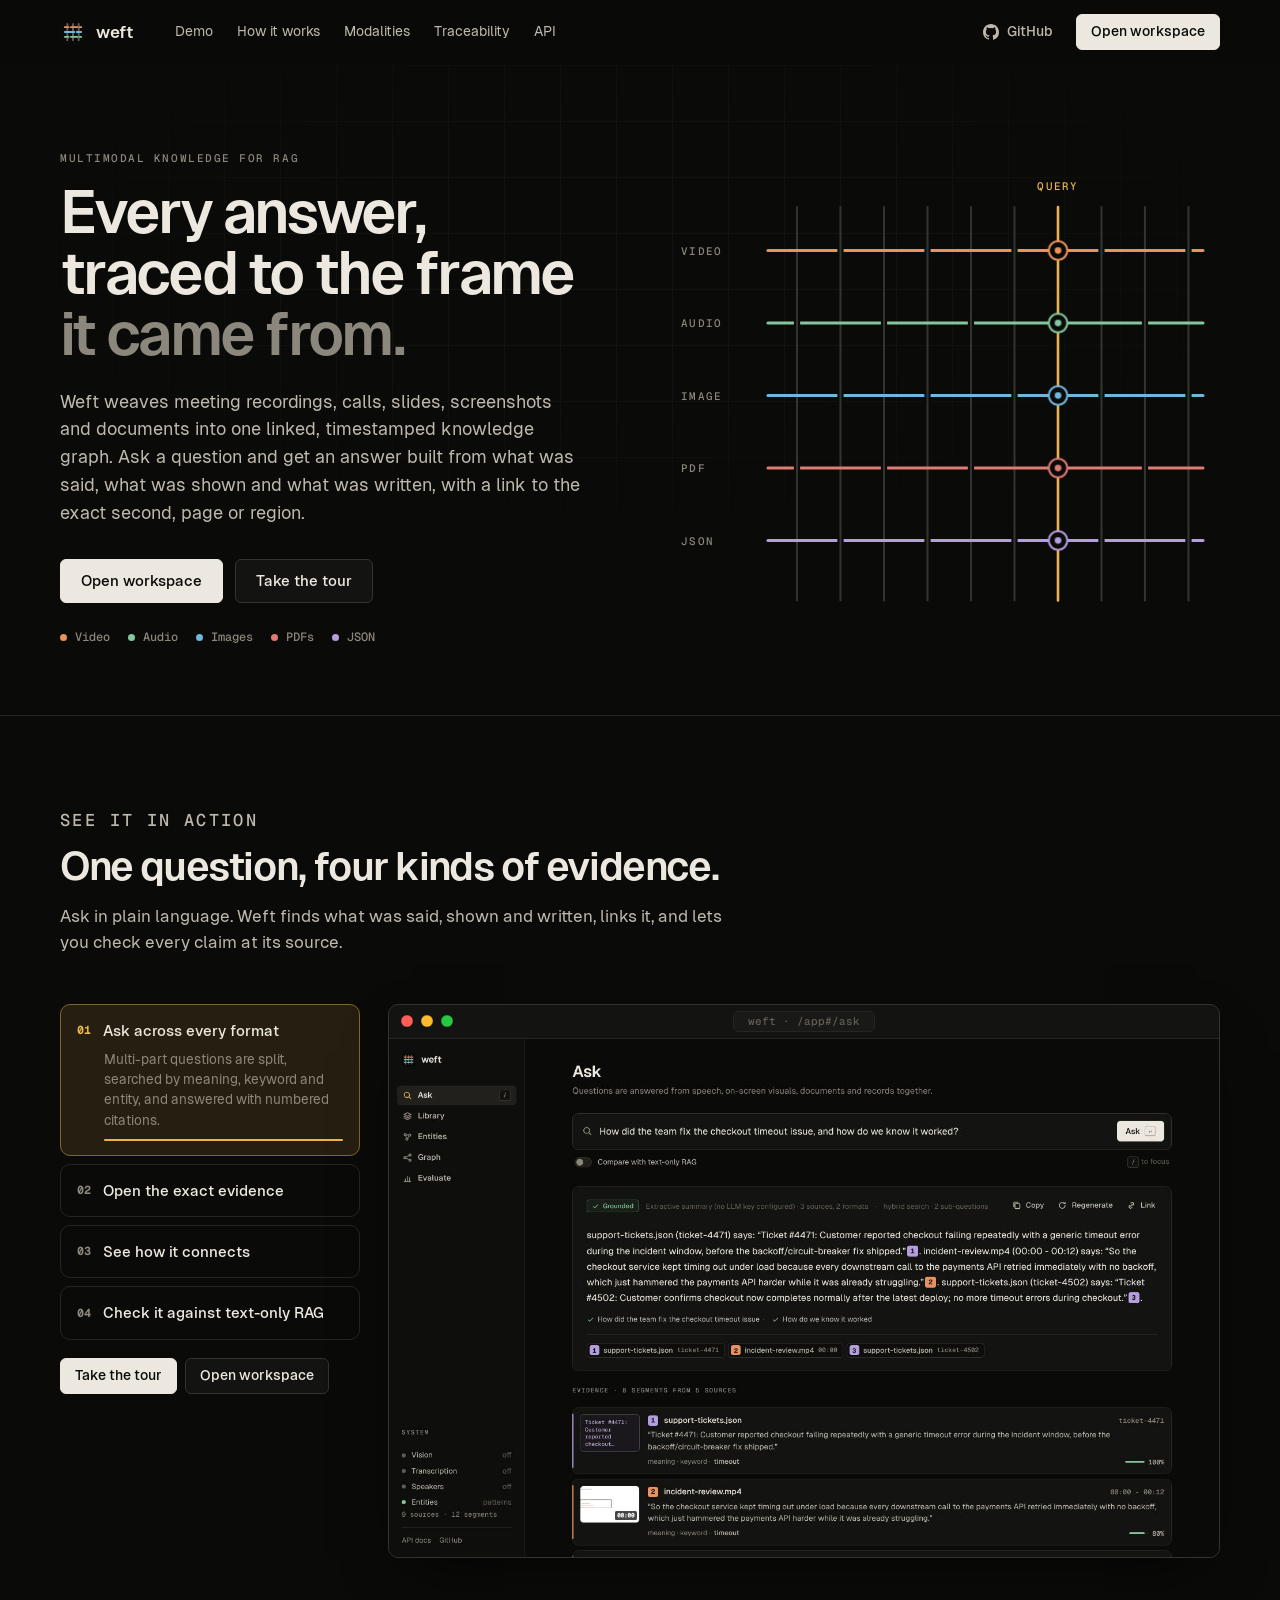
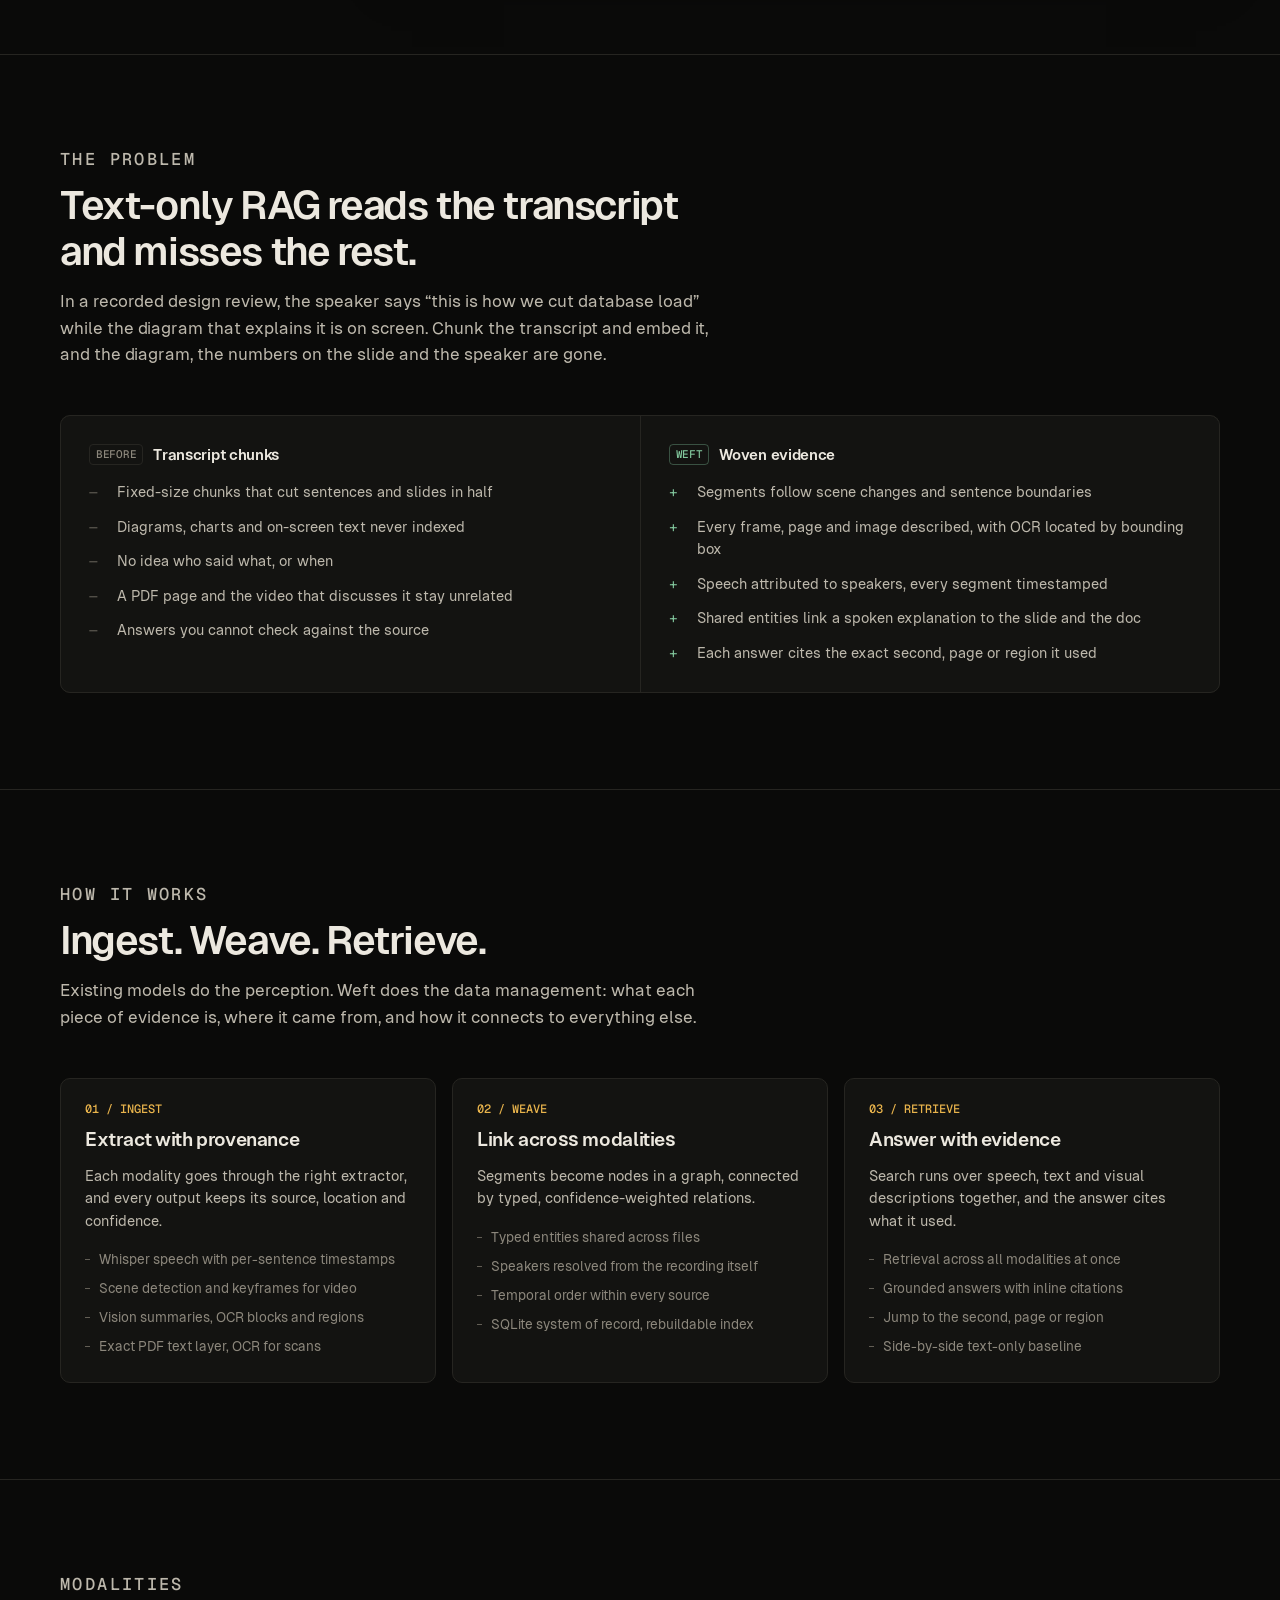
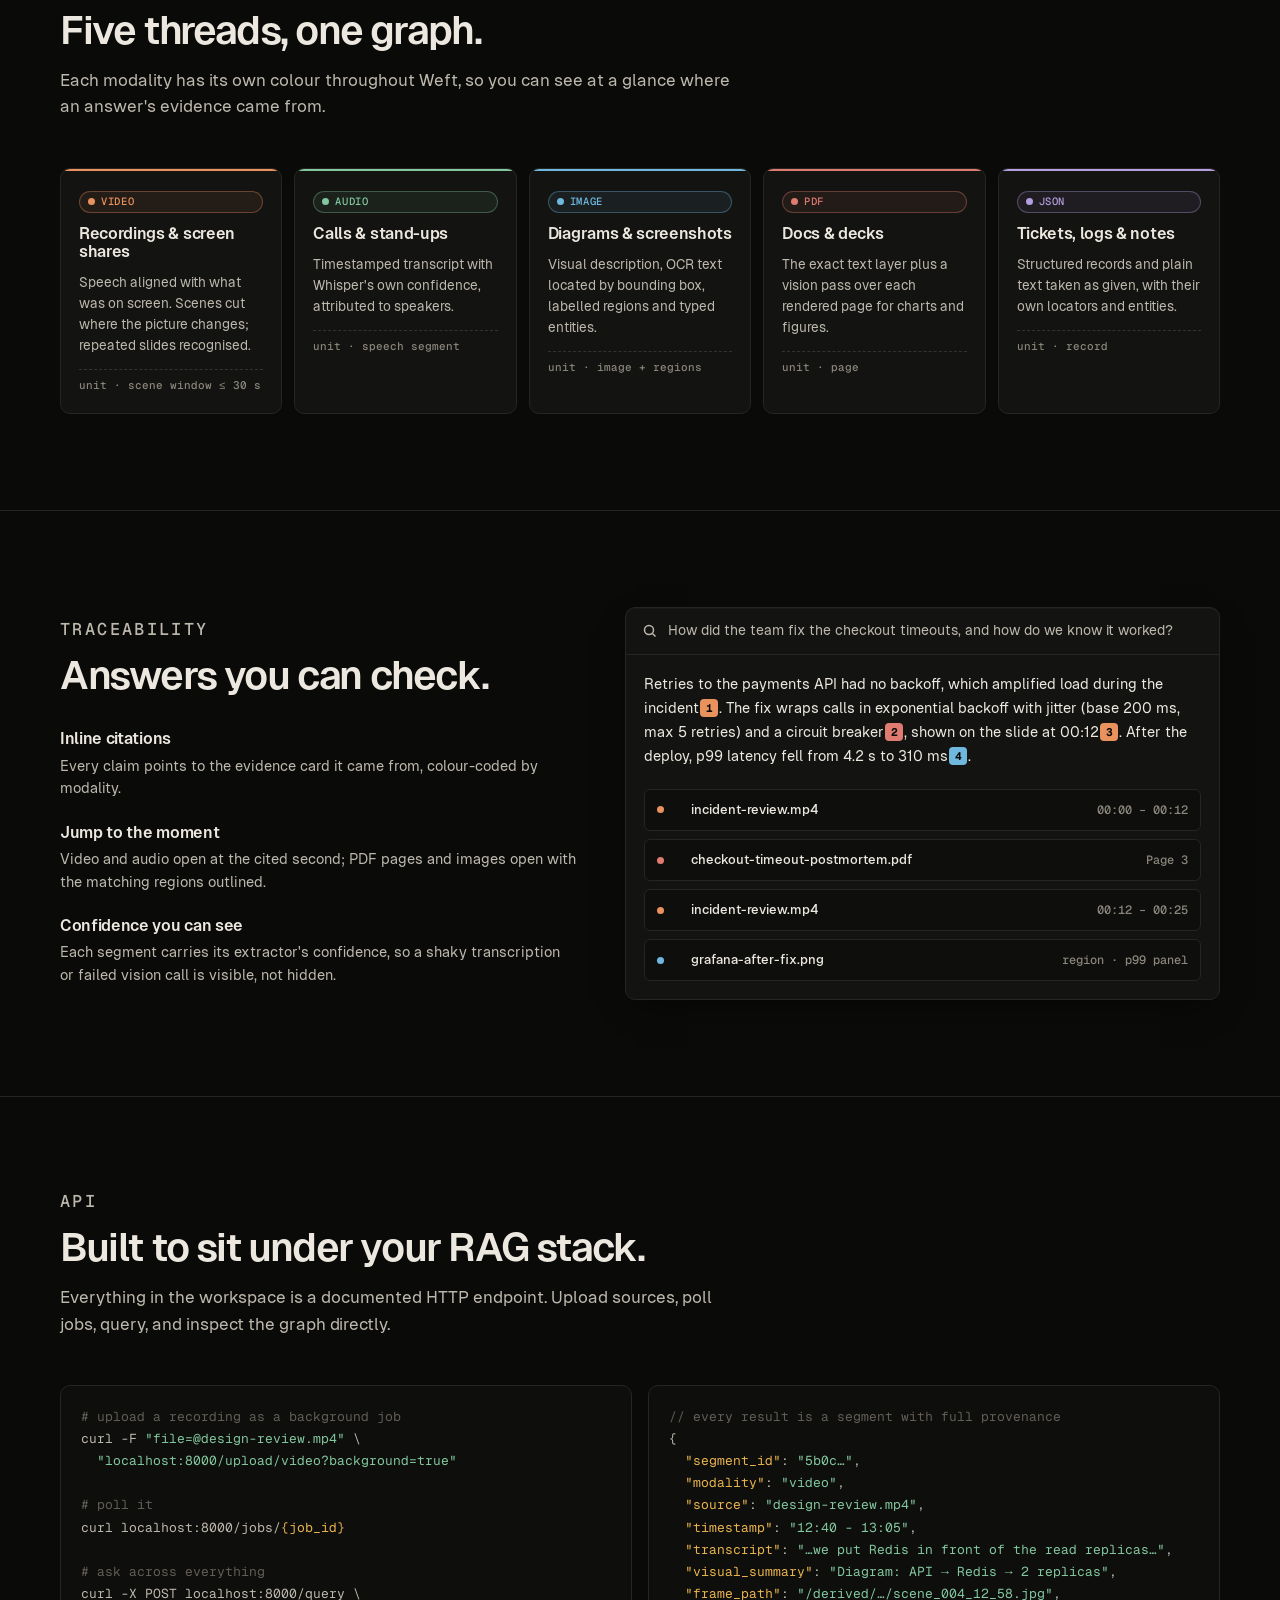
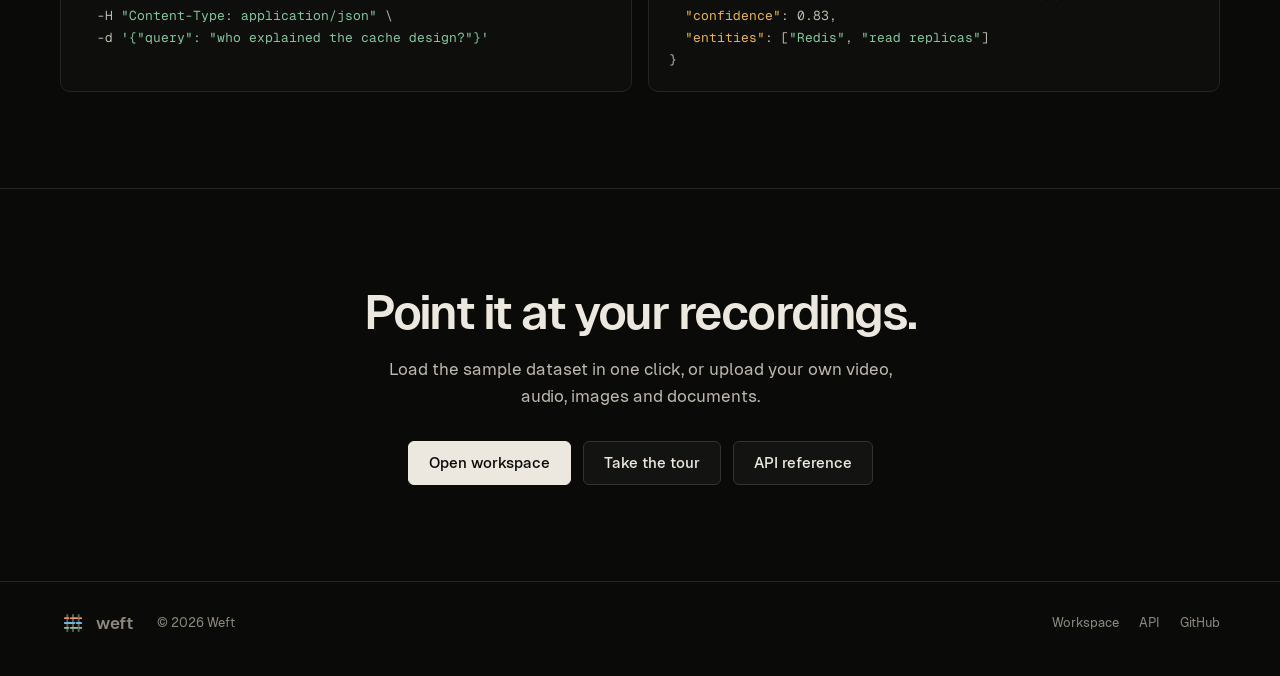
<file: static/index.html>
<!doctype html>
<html lang="en">
<head>
  <meta charset="utf-8" />
  <meta name="viewport" content="width=device-width, initial-scale=1" />
  <title>Weft · Multimodal knowledge for RAG, traced to the source</title>
  <meta name="description" content="Weft turns video, audio, images, PDFs and JSON into one linked, timestamped knowledge graph, so every answer traces back to the exact frame, page or second it came from." />
  <meta name="theme-color" content="#0a0a09" />
  <meta property="og:title" content="Weft · Every answer, traced to the frame it came from" />
  <meta property="og:description" content="Multimodal ingestion and retrieval for RAG: speech, slides, screenshots and documents woven into one graph." />
  <meta property="og:type" content="website" />
  <link rel="icon" href="/static/img/weft-mark.svg" type="image/svg+xml" />
  <link rel="preload" href="/static/fonts/geist-400.woff2" as="font" type="font/woff2" crossorigin />
  <link rel="stylesheet" href="/static/css/weft.css" />
  <link rel="stylesheet" href="/static/css/landing.css" />
</head>
<body>
  <header class="site-nav">
    <div class="wrap">
      <a class="brand" href="/" aria-label="Weft home"><img src="/static/img/weft-mark.svg" alt="" />weft</a>
      <nav aria-label="Primary">
        <a href="#demo">Demo</a>
        <a href="#how">How it works</a>
        <a href="#modalities">Modalities</a>
        <a href="#trace">Traceability</a>
        <a href="#api">API</a>
      </nav>
      <div class="nav-actions">
        <a class="btn btn-ghost" href="https://github.com/Priyansh10ff/Weft" target="_blank" rel="noopener">
          <svg viewBox="0 0 16 16" fill="currentColor" aria-hidden="true"><path d="M8 0C3.58 0 0 3.58 0 8a8 8 0 0 0 5.47 7.59c.4.07.55-.17.55-.38v-1.33c-2.23.48-2.7-1.07-2.7-1.07-.36-.92-.89-1.17-.89-1.17-.73-.5.06-.49.06-.49.8.06 1.23.83 1.23.83.72 1.22 1.88.87 2.33.66.07-.52.28-.87.5-1.07-1.78-.2-3.65-.89-3.65-3.95 0-.87.31-1.59.82-2.15-.08-.2-.36-1.02.08-2.12 0 0 .67-.21 2.2.82a7.6 7.6 0 0 1 4 0c1.53-1.04 2.2-.82 2.2-.82.44 1.1.16 1.92.08 2.12.51.56.82 1.27.82 2.15 0 3.07-1.87 3.75-3.65 3.95.29.25.54.73.54 1.48v2.2c0 .21.15.46.55.38A8 8 0 0 0 16 8c0-4.42-3.58-8-8-8Z"/></svg>
          GitHub
        </a>
        <a class="btn btn-primary" href="/app">Open workspace</a>
      </div>
    </div>
  </header>

  <main>
    <section class="hero">
      <div class="wrap">
        <div>
          <p class="eyebrow">Multimodal knowledge for RAG</p>
          <h1 style="margin-top:18px">Every answer,<br />traced to the frame<br /><em>it came from.</em></h1>
          <p class="lede">Weft weaves meeting recordings, calls, slides, screenshots and documents into one linked, timestamped knowledge graph. Ask a question and get an answer built from what was said, what was shown and what was written, with a link to the exact second, page or region.</p>
          <div class="ctas">
            <a class="btn btn-primary btn-lg" href="/app">Open workspace</a>
            <a class="btn btn-lg" href="/app#/ask?tour=1">Take the tour</a>
          </div>
          <div class="meta">
            <span><i class="dot" style="background:var(--m-video)"></i>Video</span>
            <span><i class="dot" style="background:var(--m-audio)"></i>Audio</span>
            <span><i class="dot" style="background:var(--m-image)"></i>Images</span>
            <span><i class="dot" style="background:var(--m-pdf)"></i>PDFs</span>
            <span><i class="dot" style="background:var(--m-json)"></i>JSON</span>
          </div>
        </div>
        <div class="loom" data-loom></div>
      </div>
    </section>

    <section class="block" id="demo">
      <div class="wrap">
        <div class="block-head">
          <p class="eyebrow">See it in action</p>
          <h2>One question, four kinds of evidence.</h2>
          <p>Ask in plain language. Weft finds what was said, shown and written, links it, and lets you check every claim at its source.</p>
        </div>
        <div class="demo" data-demo>
          <div class="demo-steps" role="tablist" aria-label="Product walkthrough">
            <button class="demo-step" type="button" role="tab" aria-selected="true" data-shot="/static/img/screens/ask.jpg" data-url="/app#/ask">
              <span class="demo-t"><b>01</b>Ask across every format</span>
              <span class="demo-d">Multi-part questions are split, searched by meaning, keyword and entity, and answered with numbered citations.</span>
              <span class="demo-prog"><i></i></span>
            </button>
            <button class="demo-step" type="button" role="tab" aria-selected="false" data-shot="/static/img/screens/evidence.jpg" data-url="/app#/ask · evidence">
              <span class="demo-t"><b>02</b>Open the exact evidence</span>
              <span class="demo-d">The video at the cited second, the PDF at the page, the matched region of a screenshot outlined.</span>
              <span class="demo-prog"><i></i></span>
            </button>
            <button class="demo-step" type="button" role="tab" aria-selected="false" data-shot="/static/img/screens/graph.jpg" data-url="/app#/graph">
              <span class="demo-t"><b>03</b>See how it connects</span>
              <span class="demo-d">Slides linked to what was said over them, charts to the documents that state the same numbers.</span>
              <span class="demo-prog"><i></i></span>
            </button>
            <button class="demo-step" type="button" role="tab" aria-selected="false" data-shot="/static/img/screens/evaluate.jpg" data-url="/app#/evaluate">
              <span class="demo-t"><b>04</b>Check it against text-only RAG</span>
              <span class="demo-d">A gold question set scored for four retrieval systems, question by question.</span>
              <span class="demo-prog"><i></i></span>
            </button>
            <div class="demo-ctas">
              <a class="btn btn-primary" href="/app#/ask?tour=1">Take the tour</a>
              <a class="btn" href="/app">Open workspace</a>
            </div>
          </div>
          <figure class="demo-frame" role="tabpanel">
            <div class="demo-bar" aria-hidden="true"><i></i><i></i><i></i><span data-demo-url>weft · /app#/ask</span></div>
            <img data-demo-shot src="/static/img/screens/ask.jpg" alt="The Weft workspace answering a question with cited evidence" width="1440" height="900" loading="lazy" decoding="async" />
          </figure>
        </div>
      </div>
    </section>

    <section class="block" id="problem">
      <div class="wrap">
        <div class="block-head">
          <p class="eyebrow">The problem</p>
          <h2>Text-only RAG reads the transcript and misses the rest.</h2>
          <p>In a recorded design review, the speaker says “this is how we cut database load” while the diagram that explains it is on screen. Chunk the transcript and embed it, and the diagram, the numbers on the slide and the speaker are gone.</p>
        </div>
        <div class="contrast">
          <div>
            <h3><span class="tag">BEFORE</span>Transcript chunks</h3>
            <ul>
              <li>Fixed-size chunks that cut sentences and slides in half</li>
              <li>Diagrams, charts and on-screen text never indexed</li>
              <li>No idea who said what, or when</li>
              <li>A PDF page and the video that discusses it stay unrelated</li>
              <li>Answers you cannot check against the source</li>
            </ul>
          </div>
          <div class="yes">
            <h3><span class="tag" style="color:var(--ok);border-color:rgba(130,199,157,.35)">WEFT</span>Woven evidence</h3>
            <ul>
              <li>Segments follow scene changes and sentence boundaries</li>
              <li>Every frame, page and image described, with OCR located by bounding box</li>
              <li>Speech attributed to speakers, every segment timestamped</li>
              <li>Shared entities link a spoken explanation to the slide and the doc</li>
              <li>Each answer cites the exact second, page or region it used</li>
            </ul>
          </div>
        </div>
      </div>
    </section>

    <section class="block" id="how">
      <div class="wrap">
        <div class="block-head">
          <p class="eyebrow">How it works</p>
          <h2>Ingest. Weave. Retrieve.</h2>
          <p>Existing models do the perception. Weft does the data management: what each piece of evidence is, where it came from, and how it connects to everything else.</p>
        </div>
        <div class="steps">
          <article class="card step">
            <span class="n">01 / INGEST</span>
            <h3>Extract with provenance</h3>
            <p>Each modality goes through the right extractor, and every output keeps its source, location and confidence.</p>
            <ul>
              <li>Whisper speech with per-sentence timestamps</li>
              <li>Scene detection and keyframes for video</li>
              <li>Vision summaries, OCR blocks and regions</li>
              <li>Exact PDF text layer, OCR for scans</li>
            </ul>
          </article>
          <article class="card step">
            <span class="n">02 / WEAVE</span>
            <h3>Link across modalities</h3>
            <p>Segments become nodes in a graph, connected by typed, confidence-weighted relations.</p>
            <ul>
              <li>Typed entities shared across files</li>
              <li>Speakers resolved from the recording itself</li>
              <li>Temporal order within every source</li>
              <li>SQLite system of record, rebuildable index</li>
            </ul>
          </article>
          <article class="card step">
            <span class="n">03 / RETRIEVE</span>
            <h3>Answer with evidence</h3>
            <p>Search runs over speech, text and visual descriptions together, and the answer cites what it used.</p>
            <ul>
              <li>Retrieval across all modalities at once</li>
              <li>Grounded answers with inline citations</li>
              <li>Jump to the second, page or region</li>
              <li>Side-by-side text-only baseline</li>
            </ul>
          </article>
        </div>
      </div>
    </section>

    <section class="block" id="modalities">
      <div class="wrap">
        <div class="block-head">
          <p class="eyebrow">Modalities</p>
          <h2>Five threads, one graph.</h2>
          <p>Each modality has its own colour throughout Weft, so you can see at a glance where an answer's evidence came from.</p>
        </div>
        <div class="modalities">
          <article class="card modality mod-video" style="--c:var(--m-video)">
            <span class="chip mod mod-video"><i class="dot"></i>Video</span>
            <h3>Recordings &amp; screen shares</h3>
            <p>Speech aligned with what was on screen. Scenes cut where the picture changes; repeated slides recognised.</p>
            <span class="unit">unit · scene window ≤ 30 s</span>
          </article>
          <article class="card modality mod-audio" style="--c:var(--m-audio)">
            <span class="chip mod mod-audio"><i class="dot"></i>Audio</span>
            <h3>Calls &amp; stand-ups</h3>
            <p>Timestamped transcript with Whisper's own confidence, attributed to speakers.</p>
            <span class="unit">unit · speech segment</span>
          </article>
          <article class="card modality mod-image" style="--c:var(--m-image)">
            <span class="chip mod mod-image"><i class="dot"></i>Image</span>
            <h3>Diagrams &amp; screenshots</h3>
            <p>Visual description, OCR text located by bounding box, labelled regions and typed entities.</p>
            <span class="unit">unit · image + regions</span>
          </article>
          <article class="card modality mod-pdf" style="--c:var(--m-pdf)">
            <span class="chip mod mod-pdf"><i class="dot"></i>PDF</span>
            <h3>Docs &amp; decks</h3>
            <p>The exact text layer plus a vision pass over each rendered page for charts and figures.</p>
            <span class="unit">unit · page</span>
          </article>
          <article class="card modality mod-json" style="--c:var(--m-json)">
            <span class="chip mod mod-json"><i class="dot"></i>JSON</span>
            <h3>Tickets, logs &amp; notes</h3>
            <p>Structured records and plain text taken as given, with their own locators and entities.</p>
            <span class="unit">unit · record</span>
          </article>
        </div>
      </div>
    </section>

    <section class="block" id="trace">
      <div class="wrap trace">
        <div>
          <div class="block-head" style="margin-bottom:32px">
            <p class="eyebrow">Traceability</p>
            <h2>Answers you can check.</h2>
          </div>
          <div class="trace-points">
            <div><h3>Inline citations</h3><p>Every claim points to the evidence card it came from, colour-coded by modality.</p></div>
            <div><h3>Jump to the moment</h3><p>Video and audio open at the cited second; PDF pages and images open with the matching regions outlined.</p></div>
            <div><h3>Confidence you can see</h3><p>Each segment carries its extractor's confidence, so a shaky transcription or failed vision call is visible, not hidden.</p></div>
          </div>
        </div>
        <div class="card mock" aria-label="Example answer in the Weft workspace">
          <div class="mock-bar">
            <svg width="16" height="16" viewBox="0 0 16 16" fill="none" stroke="currentColor" stroke-width="1.5" aria-hidden="true"><circle cx="7" cy="7" r="4.5"/><path d="m10.5 10.5 3 3"/></svg>
            <span class="q">How did the team fix the checkout timeouts, and how do we know it worked?</span>
          </div>
          <div class="mock-answer">
            Retries to the payments API had no backoff, which amplified load during the incident<span class="cite" style="--c:var(--m-video)">1</span>. The fix wraps calls in exponential backoff with jitter (base 200 ms, max 5 retries) and a circuit breaker<span class="cite" style="--c:var(--m-pdf)">2</span>, shown on the slide at 00:12<span class="cite" style="--c:var(--m-video)">3</span>. After the deploy, p99 latency fell from 4.2 s to 310 ms<span class="cite" style="--c:var(--m-image)">4</span>.
          </div>
          <div class="mock-ev">
            <div class="row mod mod-video"><i class="dot"></i><b>incident-review.mp4</b><span class="loc">00:00 – 00:12</span></div>
            <div class="row mod mod-pdf"><i class="dot"></i><b>checkout-timeout-postmortem.pdf</b><span class="loc">Page 3</span></div>
            <div class="row mod mod-video"><i class="dot"></i><b>incident-review.mp4</b><span class="loc">00:12 – 00:25</span></div>
            <div class="row mod mod-image"><i class="dot"></i><b>grafana-after-fix.png</b><span class="loc">region · p99 panel</span></div>
          </div>
        </div>
      </div>
    </section>

    <section class="block" id="api">
      <div class="wrap">
        <div class="block-head">
          <p class="eyebrow">API</p>
          <h2>Built to sit under your RAG stack.</h2>
          <p>Everything in the workspace is a documented HTTP endpoint. Upload sources, poll jobs, query, and inspect the graph directly.</p>
        </div>
        <div class="schema">
<pre class="code"><span class="c"># upload a recording as a background job</span>
curl -F <span class="s">"file=@design-review.mp4"</span> \
  <span class="s">"localhost:8000/upload/video?background=true"</span>

<span class="c"># poll it</span>
curl localhost:8000/jobs/<span class="k">{job_id}</span>

<span class="c"># ask across everything</span>
curl -X POST localhost:8000/query \
  -H <span class="s">"Content-Type: application/json"</span> \
  -d <span class="s">'{"query": "who explained the cache design?"}'</span></pre>
<pre class="code"><span class="c">// every result is a segment with full provenance</span>
{
  <span class="k">"segment_id"</span>: <span class="s">"5b0c…"</span>,
  <span class="k">"modality"</span>: <span class="s">"video"</span>,
  <span class="k">"source"</span>: <span class="s">"design-review.mp4"</span>,
  <span class="k">"timestamp"</span>: <span class="s">"12:40 - 13:05"</span>,
  <span class="k">"transcript"</span>: <span class="s">"…we put Redis in front of the read replicas…"</span>,
  <span class="k">"visual_summary"</span>: <span class="s">"Diagram: API → Redis → 2 replicas"</span>,
  <span class="k">"frame_path"</span>: <span class="s">"/derived/…/scene_004_12_58.jpg"</span>,
  <span class="k">"confidence"</span>: 0.83,
  <span class="k">"entities"</span>: [<span class="s">"Redis"</span>, <span class="s">"read replicas"</span>]
}</pre>
        </div>
      </div>
    </section>

    <section class="cta-band">
      <div class="wrap">
        <h2>Point it at your recordings.</h2>
        <p>Load the sample dataset in one click, or upload your own video, audio, images and documents.</p>
        <div class="ctas">
          <a class="btn btn-primary btn-lg" href="/app">Open workspace</a>
          <a class="btn btn-lg" href="/app#/ask?tour=1">Take the tour</a>
          <a class="btn btn-lg" href="/docs">API reference</a>
        </div>
      </div>
    </section>
  </main>

  <footer class="site-foot">
    <div class="wrap">
      <a class="brand" href="/"><img src="/static/img/weft-mark.svg" alt="" />weft</a>
      <span>© <span data-year></span> Weft</span>
      <nav aria-label="Footer">
        <a href="/app">Workspace</a>
        <a href="/docs">API</a>
        <a href="https://github.com/Priyansh10ff/Weft" target="_blank" rel="noopener">GitHub</a>
      </nav>
    </div>
  </footer>

  <script type="module" src="/static/js/landing.js"></script>
</body>
</html>
</file>
<file: static/css/weft.css>
/* ==========================================================================
   Weft design system
   Dark, quiet, precise. One neutral palette, five "thread" colours, one per
   modality, used everywhere a piece of evidence appears.
   ========================================================================== */

/* Self-hosted fonts (SIL Open Font License, see static/fonts/LICENSE.txt). */
@font-face { font-family: "Geist"; font-style: normal; font-weight: 400; font-display: swap; src: url("../fonts/geist-400.woff2") format("woff2"); }
@font-face { font-family: "Geist"; font-style: normal; font-weight: 500; font-display: swap; src: url("../fonts/geist-500.woff2") format("woff2"); }
@font-face { font-family: "Geist"; font-style: normal; font-weight: 600; font-display: swap; src: url("../fonts/geist-600.woff2") format("woff2"); }
@font-face { font-family: "Geist"; font-style: normal; font-weight: 700; font-display: swap; src: url("../fonts/geist-700.woff2") format("woff2"); }
@font-face { font-family: "Geist Mono"; font-style: normal; font-weight: 400; font-display: swap; src: url("../fonts/geist-mono-400.woff2") format("woff2"); }
@font-face { font-family: "Geist Mono"; font-style: normal; font-weight: 500; font-display: swap; src: url("../fonts/geist-mono-500.woff2") format("woff2"); }

:root {
  --bg: #0a0a09;
  --bg-raised: #0e0e0d;
  --surface: #131311;
  --surface-2: #191917;
  --surface-3: #21201d;
  --line: #262521;
  --line-2: #34332e;
  --line-3: #4a4842;

  --text: #ece8df;
  --text-2: #bdb8ac;
  --muted: #8c877c;
  --faint: #625e55;

  --primary: #ece8df;
  --primary-ink: #0a0a09;
  --signal: #e9b44c;
  --signal-soft: rgba(233, 180, 76, 0.12);

  --ok: #82c79d;
  --warn: #e9b44c;
  --err: #e7685e;

  /* Thread colours: one per modality. */
  --m-video: #ea925d;
  --m-audio: #82c79d;
  --m-image: #70b7de;
  --m-pdf: #df7b71;
  --m-json: #b49ee0;

  --font: "Geist", ui-sans-serif, system-ui, -apple-system, "Segoe UI", Roboto, sans-serif;
  --mono: "Geist Mono", ui-monospace, "SFMono-Regular", "Cascadia Code", Menlo, Consolas, monospace;

  --r-sm: 4px;
  --r: 6px;
  --r-lg: 10px;

  --shadow: 0 1px 0 rgba(255, 255, 255, 0.03) inset, 0 12px 32px -12px rgba(0, 0, 0, 0.6);
  --ease: cubic-bezier(0.2, 0.7, 0.2, 1);
  color-scheme: dark;
}

*, *::before, *::after { box-sizing: border-box; }
html { -webkit-text-size-adjust: 100%; }
body {
  margin: 0;
  background: var(--bg);
  color: var(--text);
  font: 15px/1.55 var(--font);
  font-feature-settings: "ss01", "cv11";
  -webkit-font-smoothing: antialiased;
  text-rendering: optimizeLegibility;
}
img, video, svg { display: block; max-width: 100%; }
a { color: inherit; text-decoration: none; }
button, input, select, textarea { font: inherit; color: inherit; }
button { cursor: pointer; }
::selection { background: var(--signal); color: var(--primary-ink); }
:focus-visible { outline: 2px solid var(--signal); outline-offset: 2px; border-radius: var(--r-sm); }
.sr-only { position: absolute; width: 1px; height: 1px; overflow: hidden; clip: rect(0 0 0 0); white-space: nowrap; }

h1, h2, h3, h4 { margin: 0; font-weight: 600; letter-spacing: -0.02em; line-height: 1.15; }
p { margin: 0; }
code, kbd, pre, .mono { font-family: var(--mono); font-size: 0.86em; }
.muted { color: var(--muted); }
.faint { color: var(--faint); }
.eyebrow {
  font: 500 11px/1 var(--mono);
  text-transform: uppercase;
  letter-spacing: 0.14em;
  color: var(--muted);
}

/* ---------------------------------------------------------------- buttons */
.btn {
  display: inline-flex; align-items: center; justify-content: center; gap: 8px;
  height: 36px; padding: 0 14px;
  border: 1px solid var(--line-2); border-radius: var(--r);
  background: var(--surface); color: var(--text);
  font-size: 14px; font-weight: 500; white-space: nowrap;
  transition: background 0.15s var(--ease), border-color 0.15s var(--ease), color 0.15s;
}
.btn:hover { background: var(--surface-2); border-color: var(--line-3); }
.btn:disabled { opacity: 0.45; cursor: not-allowed; }
.btn-primary { background: var(--primary); color: var(--primary-ink); border-color: var(--primary); }
.btn-primary:hover { background: #fff; border-color: #fff; }
.btn-ghost { background: transparent; border-color: transparent; color: var(--text-2); }
.btn-ghost:hover { background: var(--surface-2); color: var(--text); border-color: transparent; }
.btn-danger:hover { color: var(--err); border-color: rgba(231, 104, 94, 0.5); }
.btn-lg { height: 44px; padding: 0 20px; font-size: 15px; }
.btn-sm { height: 28px; padding: 0 10px; font-size: 13px; }
.btn-icon { width: 32px; padding: 0; }
.btn svg { width: 16px; height: 16px; flex: none; }

/* ------------------------------------------------------------------ chips */
.chip {
  display: inline-flex; align-items: center; gap: 6px;
  height: 22px; padding: 0 8px;
  border: 1px solid var(--line-2); border-radius: 999px;
  font: 500 12px/1 var(--font); color: var(--text-2);
  background: var(--surface); white-space: nowrap; max-width: 100%;
  overflow: hidden; text-overflow: ellipsis;
}
a.chip:hover, button.chip:hover { border-color: var(--line-3); color: var(--text); }
button.chip { cursor: pointer; }
.chip[aria-pressed="true"] { background: var(--surface-3); color: var(--text); border-color: var(--line-3); }
.chip .dot, .dot { width: 7px; height: 7px; border-radius: 50%; background: var(--muted); flex: none; }
.mod { --c: var(--muted); }
.mod-video { --c: var(--m-video); }
.mod-audio { --c: var(--m-audio); }
.mod-image { --c: var(--m-image); }
.mod-pdf { --c: var(--m-pdf); }
.mod-json { --c: var(--m-json); }
.chip.mod { color: var(--c); border-color: color-mix(in srgb, var(--c) 35%, transparent); background: color-mix(in srgb, var(--c) 8%, transparent); font-family: var(--mono); text-transform: uppercase; letter-spacing: 0.06em; font-size: 10.5px; }
.chip.mod .dot, .mod > .dot { background: var(--c); }
.tag { font: 500 11px/1 var(--mono); color: var(--muted); padding: 4px 6px; border: 1px solid var(--line); border-radius: var(--r-sm); }

/* ----------------------------------------------------------------- inputs */
.input {
  width: 100%; height: 38px; padding: 0 12px;
  background: var(--bg-raised); border: 1px solid var(--line-2); border-radius: var(--r);
  color: var(--text); outline: none; transition: border-color 0.15s;
}
.input::placeholder { color: var(--faint); }
.input:focus { border-color: var(--line-3); box-shadow: 0 0 0 3px var(--signal-soft); }
kbd {
  display: inline-flex; align-items: center; justify-content: center; min-width: 20px; height: 20px; padding: 0 5px;
  font: 500 11px/1 var(--mono); color: var(--muted);
  border: 1px solid var(--line-2); border-bottom-width: 2px; border-radius: var(--r-sm); background: var(--surface);
}

/* ------------------------------------------------------------------ cards */
.card { background: var(--surface); border: 1px solid var(--line); border-radius: var(--r-lg); }
.card-pad { padding: 20px; }
.divider { height: 1px; background: var(--line); border: 0; margin: 0; }

/* ---------------------------------------------------------------- meters */
.meter { display: inline-flex; align-items: center; gap: 8px; font: 500 12px/1 var(--mono); color: var(--text-2); }
.meter-bar { position: relative; width: 48px; height: 4px; border-radius: 2px; background: var(--surface-3); overflow: hidden; }
.meter-bar > i { position: absolute; inset: 0 auto 0 0; background: var(--text-2); border-radius: 2px; }
.meter.hi .meter-bar > i { background: var(--ok); }
.meter.mid .meter-bar > i { background: var(--warn); }
.meter.lo .meter-bar > i { background: var(--err); }

/* -------------------------------------------------------------- skeleton */
.skeleton { background: linear-gradient(90deg, var(--surface-2) 0%, var(--surface-3) 50%, var(--surface-2) 100%); background-size: 200% 100%; animation: shimmer 1.4s infinite linear; border-radius: var(--r-sm); }
@keyframes shimmer { to { background-position: -200% 0; } }

/* ----------------------------------------------------------------- toast */
.toasts { position: fixed; z-index: 100; right: 16px; bottom: 16px; display: grid; gap: 8px; width: min(380px, calc(100vw - 32px)); }
.toast {
  display: flex; gap: 10px; align-items: flex-start; padding: 12px 14px;
  background: var(--surface-2); border: 1px solid var(--line-2); border-radius: var(--r);
  box-shadow: var(--shadow); font-size: 14px; animation: rise 0.2s var(--ease);
}
.toast .dot { margin-top: 7px; }
.toast.ok .dot { background: var(--ok); }
.toast.err .dot { background: var(--err); }
.toast.warn .dot { background: var(--warn); }
@keyframes rise { from { opacity: 0; transform: translateY(6px); } }

/* --------------------------------------------------------------- tables */
.table { width: 100%; border-collapse: collapse; font-size: 14px; }
.table th { text-align: left; font: 500 11px/1 var(--mono); text-transform: uppercase; letter-spacing: 0.1em; color: var(--muted); padding: 12px 16px; border-bottom: 1px solid var(--line); white-space: nowrap; }
.table td { padding: 12px 16px; border-bottom: 1px solid var(--line); vertical-align: middle; }
.table tr:last-child td { border-bottom: 0; }
.table tbody tr { transition: background 0.12s; }
.table tbody tr.row-link { cursor: pointer; }
.table tbody tr.row-link:hover { background: var(--surface-2); }
.num { font-family: var(--mono); font-size: 13px; color: var(--text-2); font-variant-numeric: tabular-nums; }

/* --------------------------------------------------------------- empty */
.empty { display: grid; justify-items: center; gap: 12px; padding: 56px 24px; text-align: center; color: var(--muted); }
.empty h3 { color: var(--text); font-size: 16px; }
.empty p { max-width: 420px; }

@media (prefers-reduced-motion: reduce) {
  *, *::before, *::after { animation-duration: 0.001ms !important; animation-iteration-count: 1 !important; transition-duration: 0.001ms !important; scroll-behavior: auto !important; }
}
</file>
<file: static/css/landing.css>
/* Landing page */
.wrap { width: min(1160px, calc(100% - 48px)); margin: 0 auto; }

.site-nav {
  position: sticky; top: 0; z-index: 20;
  background: color-mix(in srgb, var(--bg) 82%, transparent);
  backdrop-filter: saturate(140%) blur(12px);
  border-bottom: 1px solid transparent; transition: border-color 0.2s;
}
.site-nav.scrolled { border-bottom-color: var(--line); }
.site-nav .wrap { display: flex; align-items: center; gap: 32px; height: 64px; }
.brand { display: inline-flex; align-items: center; gap: 10px; font-weight: 600; font-size: 17px; letter-spacing: -0.02em; }
.brand img { width: 26px; height: 26px; }
.site-nav nav { display: flex; gap: 4px; margin-right: auto; }
.site-nav nav a { padding: 6px 10px; border-radius: var(--r); color: var(--text-2); font-size: 14px; }
.site-nav nav a:hover { color: var(--text); background: var(--surface-2); }
.nav-actions { display: flex; gap: 8px; }

/* hero */
.hero { position: relative; padding: 88px 0 72px; overflow: hidden; }
.hero::before {
  content: ""; position: absolute; inset: 0; pointer-events: none;
  background-image: linear-gradient(var(--line) 1px, transparent 1px), linear-gradient(90deg, var(--line) 1px, transparent 1px);
  background-size: 56px 56px; opacity: 0.35;
  mask-image: radial-gradient(ellipse 70% 60% at 50% 30%, #000 30%, transparent 75%);
}
.hero .wrap { position: relative; display: grid; grid-template-columns: 1.05fr 1fr; gap: 56px; align-items: center; }
.hero h1 { font-size: clamp(38px, 5vw, 60px); letter-spacing: -0.045em; line-height: 1.02; }
.hero h1 em { font-style: normal; color: var(--muted); }
.hero .lede { margin-top: 22px; font-size: 18px; color: var(--text-2); max-width: 520px; }
.hero .ctas { display: flex; gap: 12px; margin-top: 32px; flex-wrap: wrap; }
.hero .meta { display: flex; gap: 18px; margin-top: 28px; flex-wrap: wrap; color: var(--muted); font: 500 12px/1 var(--mono); }
.hero .meta span { display: inline-flex; align-items: center; gap: 8px; }

.loom { position: relative; aspect-ratio: 1 / 0.86; }
.loom svg { width: 100%; height: 100%; overflow: visible; }
.loom .label { font: 500 10.5px var(--mono); letter-spacing: 0.12em; fill: var(--muted); }
.loom .q-label { font: 500 10.5px var(--mono); letter-spacing: 0.12em; fill: var(--signal); }
.loom .weft { stroke-dasharray: var(--len); stroke-dashoffset: var(--len); animation: draw 1.6s var(--ease) forwards; }
.loom .warp-q { stroke-dasharray: 600; stroke-dashoffset: 600; animation: draw 1.2s 1.1s var(--ease) forwards; }
.loom .hit { opacity: 0; transform-box: fill-box; transform-origin: center; animation: pop 0.4s var(--ease) forwards; }
.loom .pulse { animation: travel 6s linear infinite; }
@keyframes draw { to { stroke-dashoffset: 0; } }
@keyframes pop { from { opacity: 0; transform: scale(0.2); } to { opacity: 1; transform: scale(1); } }

/* sections */
section.block { padding: 96px 0; border-top: 1px solid var(--line); }
.block-head { display: grid; gap: 14px; max-width: 680px; margin-bottom: 48px; }
.block-head h2 { font-size: clamp(28px, 3.6vw, 40px); letter-spacing: -0.035em; }
.block-head p { color: var(--text-2); font-size: 17px; }

.contrast { display: grid; grid-template-columns: 1fr 1fr; gap: 1px; background: var(--line); border: 1px solid var(--line); border-radius: var(--r-lg); overflow: hidden; }
.contrast > div { background: var(--surface); padding: 28px; display: grid; gap: 16px; align-content: start; }
.contrast h3 { font-size: 15px; display: flex; align-items: center; gap: 10px; }
.contrast ul { margin: 0; padding: 0; list-style: none; display: grid; gap: 12px; color: var(--text-2); font-size: 14.5px; }
.contrast li { display: grid; grid-template-columns: 18px 1fr; gap: 10px; }
.contrast li::before { content: "—"; color: var(--faint); font-family: var(--mono); }
.contrast .yes li::before { content: "+"; color: var(--ok); }

.steps { display: grid; grid-template-columns: repeat(3, 1fr); gap: 16px; }
.step { padding: 24px; display: grid; gap: 14px; align-content: start; }
.step .n { font: 500 12px/1 var(--mono); color: var(--signal); }
.step h3 { font-size: 19px; }
.step p { color: var(--text-2); font-size: 14.5px; }
.step ul { margin: 4px 0 0; padding: 0; list-style: none; display: grid; gap: 8px; font-size: 13.5px; color: var(--muted); }
.step li { padding-left: 14px; position: relative; }
.step li::before { content: ""; position: absolute; left: 0; top: 9px; width: 5px; height: 1px; background: var(--faint); }

.modalities { display: grid; grid-template-columns: repeat(5, 1fr); gap: 12px; }
.modality { position: relative; padding: 22px 18px 20px; display: grid; gap: 12px; align-content: start; overflow: hidden; }
.modality::before { content: ""; position: absolute; left: 0; right: 0; top: 0; height: 2px; background: var(--c); }
.modality h3 { font-size: 16px; }
.modality p { font-size: 13.5px; color: var(--text-2); }
.modality .unit { margin-top: auto; padding-top: 8px; font: 500 11px/1.4 var(--mono); color: var(--muted); border-top: 1px dashed var(--line-2); }

.trace { display: grid; grid-template-columns: 1fr 1.15fr; gap: 48px; align-items: center; }
.trace-points { display: grid; gap: 24px; }
.trace-points div { display: grid; gap: 6px; }
.trace-points h3 { font-size: 16px; }
.trace-points p { color: var(--text-2); font-size: 14.5px; }

.mock { padding: 0; overflow: hidden; box-shadow: var(--shadow); }
.mock-bar { display: flex; align-items: center; gap: 10px; padding: 12px 16px; border-bottom: 1px solid var(--line); font-size: 14px; color: var(--text-2); }
.mock-bar .q { flex: 1; overflow: hidden; text-overflow: ellipsis; white-space: nowrap; }
.mock-answer { padding: 18px 18px 6px; font-size: 14.5px; line-height: 1.65; }
.cite { display: inline-flex; align-items: center; justify-content: center; min-width: 18px; height: 18px; padding: 0 4px; margin: 0 1px; vertical-align: 1px; border-radius: 4px; font: 600 10.5px/1 var(--mono); color: var(--primary-ink); background: var(--c, var(--text-2)); }
.mock-ev { display: grid; gap: 8px; padding: 14px 18px 18px; }
.mock-ev .row { display: grid; grid-template-columns: 22px 1fr auto; gap: 12px; align-items: center; padding: 10px 12px; border: 1px solid var(--line); border-radius: var(--r); background: var(--bg-raised); font-size: 13px; }
.mock-ev .row b { font-weight: 500; }
.mock-ev .row .loc { font: 500 12px var(--mono); color: var(--muted); }

.schema { display: grid; grid-template-columns: 1fr 1fr; gap: 16px; }
pre.code {
  margin: 0; padding: 20px; overflow-x: auto;
  background: var(--bg-raised); border: 1px solid var(--line); border-radius: var(--r-lg);
  font: 13px/1.7 var(--mono); color: var(--text-2);
}
pre.code .k { color: var(--signal); }
pre.code .c { color: var(--faint); }
pre.code .s { color: var(--m-audio); }

.cta-band { padding: 96px 0; border-top: 1px solid var(--line); text-align: center; }
.cta-band h2 { font-size: clamp(30px, 4vw, 48px); letter-spacing: -0.04em; }
.cta-band p { margin: 16px auto 32px; color: var(--text-2); max-width: 520px; font-size: 17px; }
.cta-band .ctas { display: flex; justify-content: center; gap: 12px; flex-wrap: wrap; }

.site-foot { border-top: 1px solid var(--line); padding: 28px 0 40px; color: var(--muted); font-size: 13px; }
.site-foot .wrap { display: flex; align-items: center; gap: 24px; flex-wrap: wrap; }
.site-foot nav { display: flex; gap: 20px; margin-left: auto; }
.site-foot a:hover { color: var(--text); }

@media (max-width: 1000px) {
  .hero .wrap, .trace, .schema { grid-template-columns: 1fr; }
  .loom { max-width: 560px; }
  .modalities { grid-template-columns: repeat(2, 1fr); }
  .steps { grid-template-columns: 1fr; }
}
@media (max-width: 720px) {
  .wrap { width: calc(100% - 32px); }
  .site-nav nav { display: none; }
  .site-nav .wrap { justify-content: space-between; }
  .nav-actions .btn-ghost { display: none; }
  .hero { padding: 56px 0 48px; }
  .contrast { grid-template-columns: 1fr; }
  .modalities { grid-template-columns: 1fr; }
  section.block { padding: 72px 0; }
}

/* see it in action */
.demo { display: grid; grid-template-columns: 300px minmax(0, 1fr); gap: 28px; align-items: start; }
.demo-steps { display: grid; gap: 8px; }
.demo-step { display: grid; gap: 8px; text-align: left; padding: 14px 16px; border: 1px solid var(--line); border-radius: var(--r-lg); background: transparent; color: var(--text-2); font: inherit; cursor: pointer; transition: border-color 0.15s, background 0.15s; }
.demo-step:hover { border-color: var(--line-2); }
.demo-t { display: flex; align-items: center; gap: 12px; font-weight: 500; color: var(--text); font-size: 15px; }
.demo-t b { font: 600 11px/1 var(--mono); color: var(--muted); }
.demo-d, .demo-prog { display: none; margin-left: 27px; }
.demo-d { font-size: 13.5px; color: var(--muted); line-height: 1.5; }
.demo-prog { height: 2px; border-radius: 2px; background: var(--surface-3); overflow: hidden; }
.demo-prog i { display: block; height: 100%; width: 0; background: var(--signal); }
.demo-step[aria-selected="true"] { border-color: color-mix(in srgb, var(--signal) 45%, var(--line)); background: var(--signal-soft); }
.demo-step[aria-selected="true"] .demo-t b { color: var(--signal); }
.demo-step[aria-selected="true"] .demo-d, .demo-step[aria-selected="true"] .demo-prog { display: block; }
.demo-step[aria-selected="true"] .demo-prog i { animation: demo-fill var(--demo-ms, 5000ms) linear forwards; }
.demo.paused .demo-prog i { animation-play-state: paused; }
@keyframes demo-fill { to { width: 100%; } }
.demo-ctas { display: flex; flex-wrap: wrap; gap: 8px; margin-top: 10px; }
.demo-frame { margin: 0; border: 1px solid var(--line-2); border-radius: var(--r-lg); overflow: hidden; background: var(--surface); box-shadow: 0 24px 60px -24px rgba(0, 0, 0, 0.75); }
.demo-bar { position: relative; display: flex; align-items: center; gap: 8px; height: 34px; padding: 0 12px; border-bottom: 1px solid var(--line); }
.demo-bar i { position: relative; width: 12px; height: 12px; border-radius: 50%; box-shadow: inset 0 0 0 0.5px rgba(0, 0, 0, 0.35); font: 700 9px/12px var(--mono); font-style: normal; text-align: center; color: rgba(0, 0, 0, 0.55); }
.demo-bar i:nth-of-type(1) { background: #ff5f57; }
.demo-bar i:nth-of-type(2) { background: #febc2e; }
.demo-bar i:nth-of-type(3) { background: #28c840; }
.demo-bar i::after { opacity: 0; transition: opacity 0.12s; }
.demo-bar i:nth-of-type(1)::after { content: "\00d7"; }
.demo-bar i:nth-of-type(2)::after { content: "\2212"; }
.demo-bar i:nth-of-type(3)::after { content: "+"; }
.demo-frame:hover .demo-bar i::after { opacity: 1; }
.demo-bar span { position: absolute; left: 50%; transform: translateX(-50%); max-width: calc(100% - 140px); overflow: hidden; text-overflow: ellipsis; white-space: nowrap; padding: 4px 14px; border-radius: 6px; background: var(--surface-2, rgba(255, 255, 255, 0.04)); border: 1px solid var(--line); font: 500 11px/1 var(--mono); color: var(--faint); }
.demo-frame img { display: block; width: 100%; height: auto; aspect-ratio: 16 / 10; object-fit: cover; object-position: top left; transition: opacity 0.25s; }
.demo-frame img.swap { opacity: 0.2; }
@media (max-width: 900px) {
  .demo { grid-template-columns: 1fr; }
}
</file>
